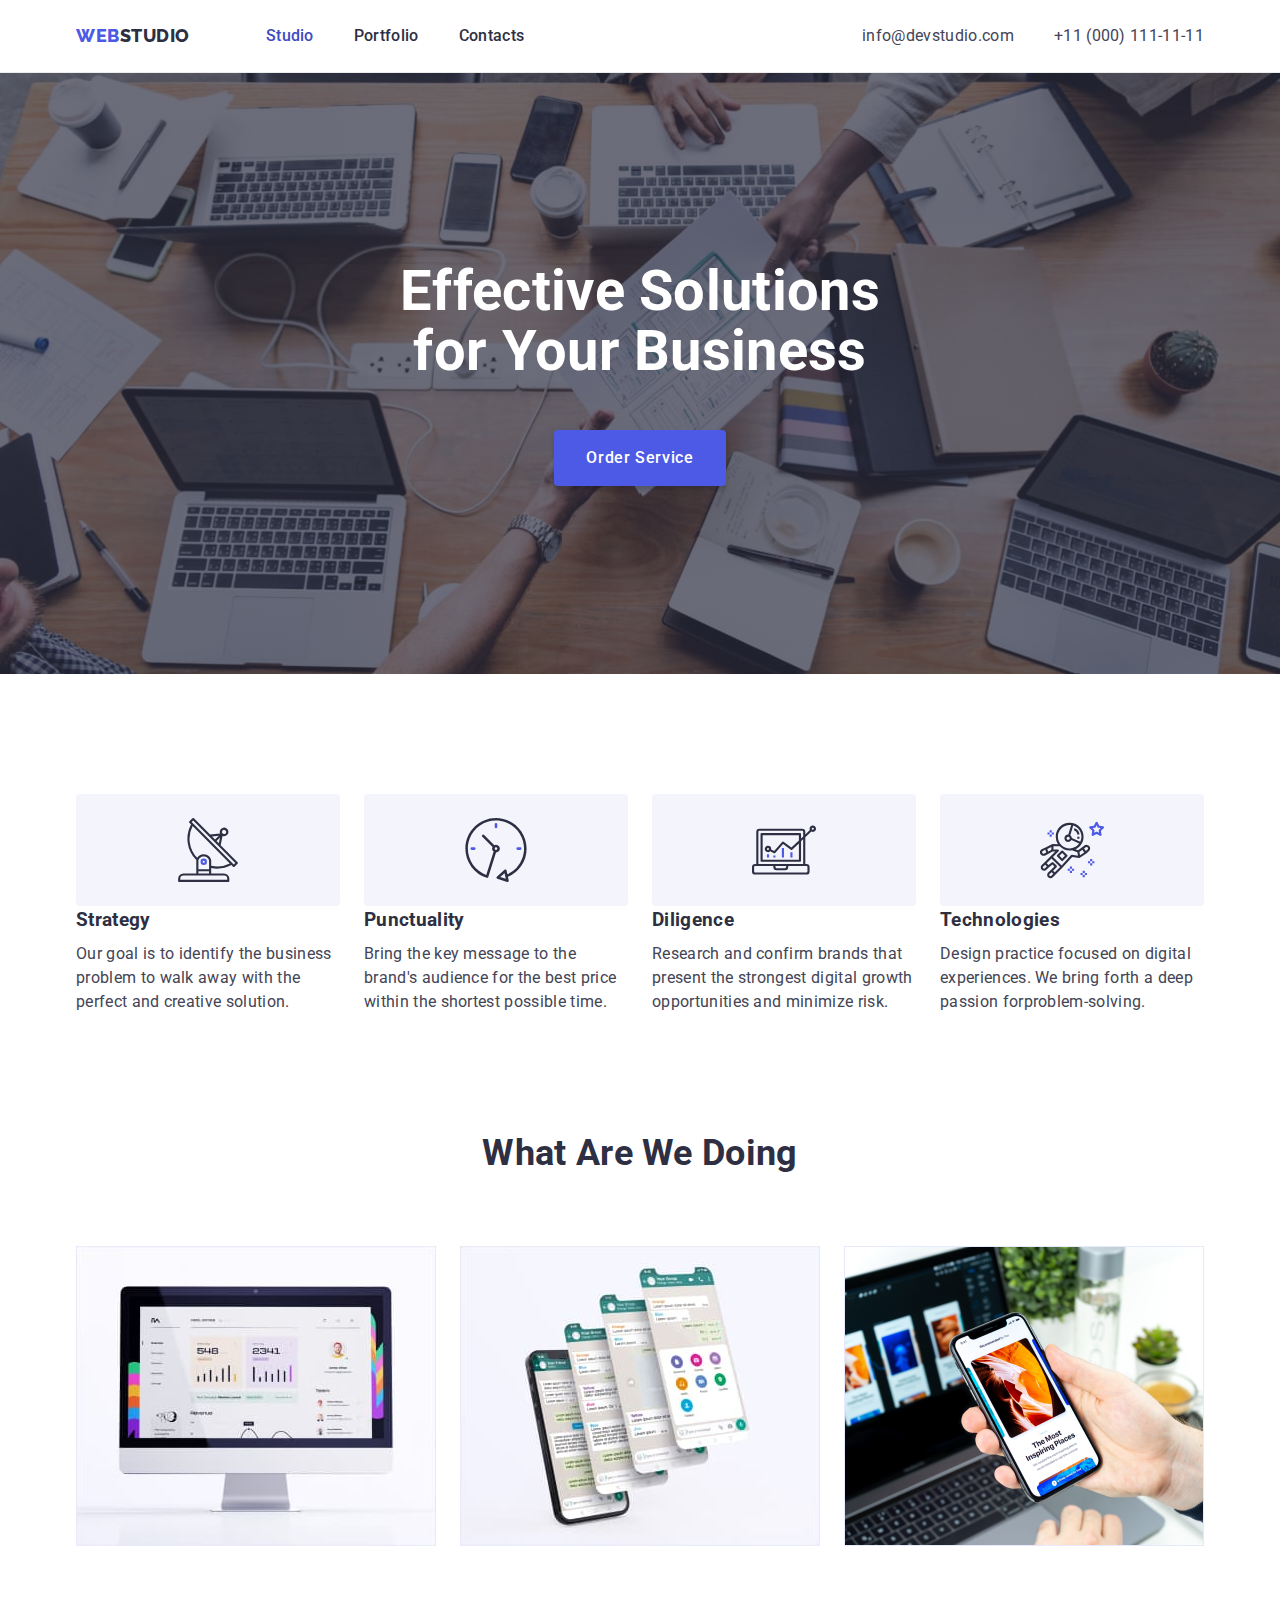
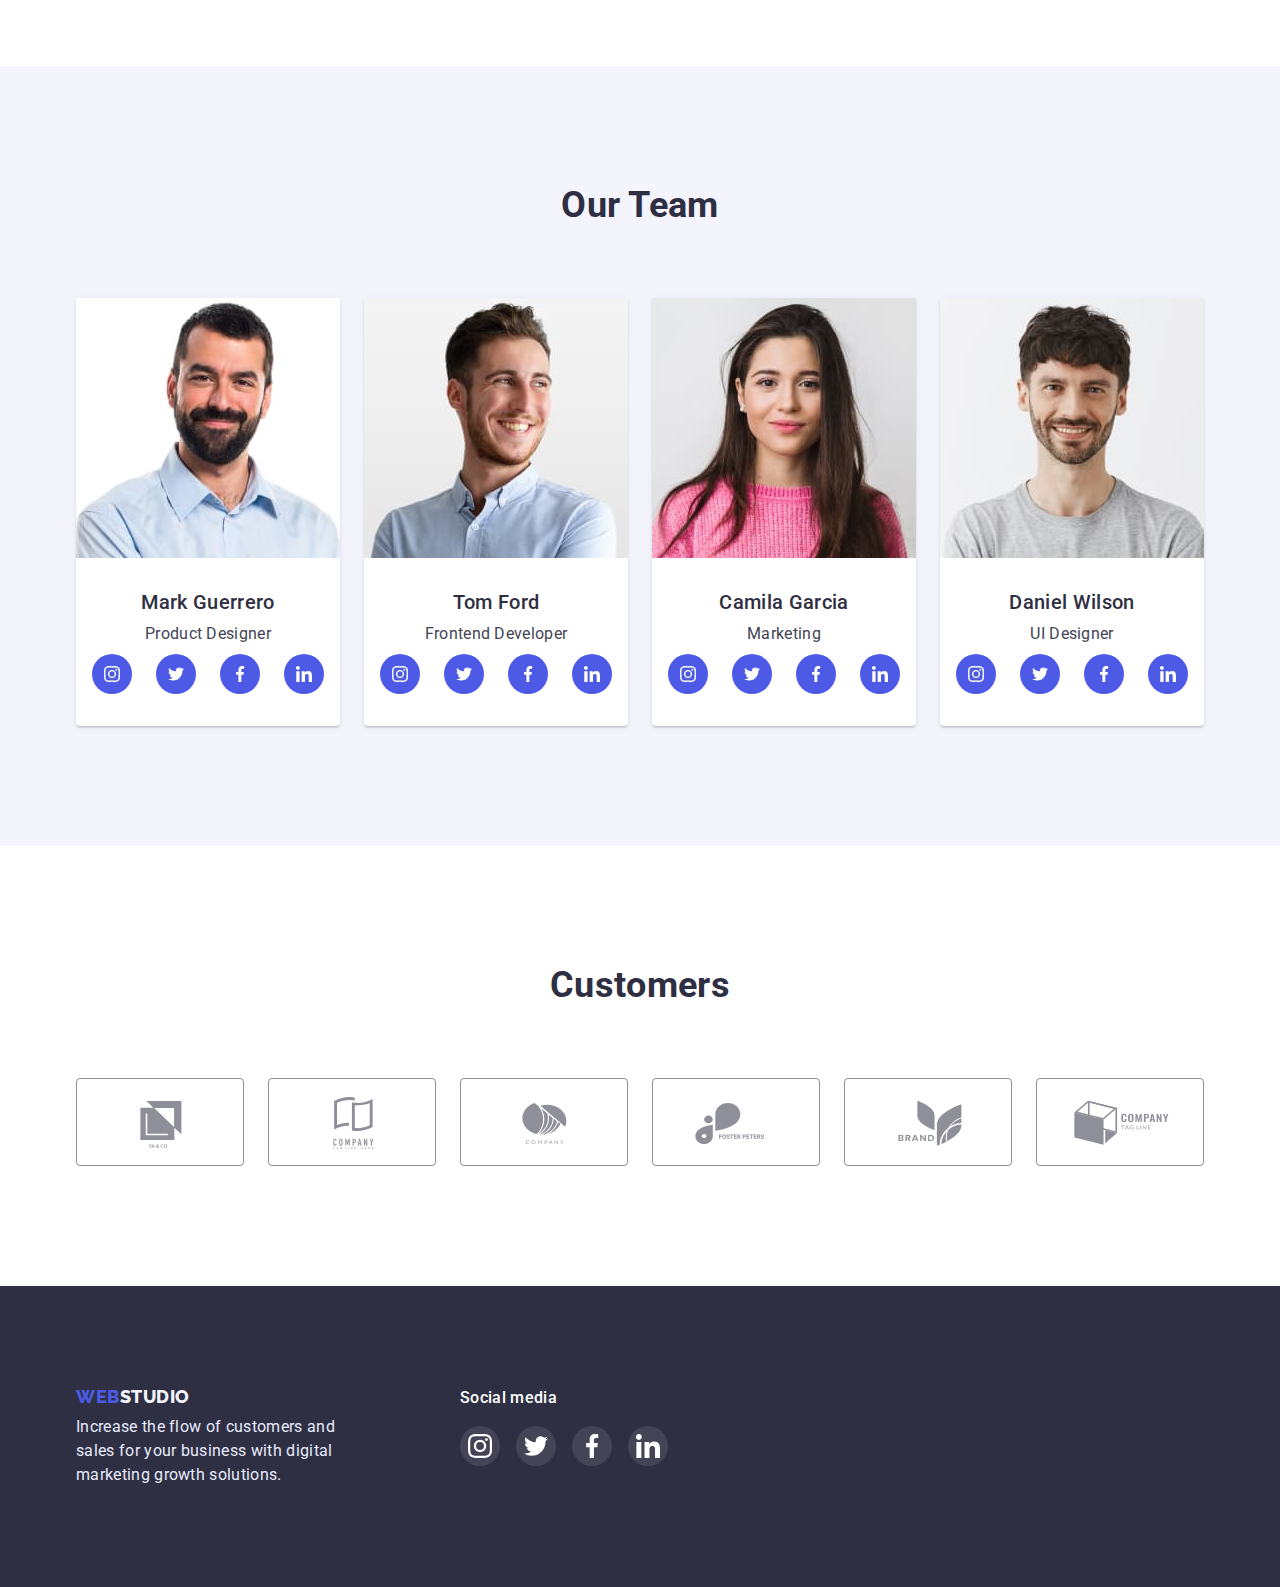
<file: index.html>
<!DOCTYPE html>
<html lang="en">

<head>
    <meta charset="UTF-8">
    <meta http-equiv="X-UA-Compatible" content="IE=edge">
    <meta name="viewport" content="width=device-width, initial-scale=1.0">
    <link rel="preconnect" href="https://fonts.googleapis.com">
    <link rel="preconnect" href="https://fonts.gstatic.com" crossorigin>
    <link
        href="https://fonts.googleapis.com/css2?family=Raleway:wght@800&family=Roboto:wght@400;500;700;900&display=swap"
        rel="stylesheet">
    <link rel="stylesheet" href="https://cdn.jsdelivr.net/npm/modern-normalize@1.1.0/modern-normalize.min.css">
    <link rel="stylesheet" href="./css/styles.css">
    <title>First Homework</title>
</head>

<body>

    <header class="header">
        <div class="container header-container">

            <nav class="navigation">
                <a href="./index.html" class="logo-fontheader header-nav-address"><span
                        class="logo">WEB</span>STUDIO</a>
                <ul class="team-list ">
                    <li class="item"><a href="./index.html"
                            class="nav-links hover-nav header-nav-address current">Studio</a>
                    </li>
                    <li class="item"><a href="./portfolio.html"
                            class="nav-links hover-nav header-nav-address">Portfolio</a></li>
                    <li class="item"><a href="#" class="nav-links hover-nav header-nav-address">Contacts</a></li>
                </ul>
            </nav>

            <address class="address">
                <ul class="address-list">
                    <li class="item">
                        <a href="mailto:info@devstudio.com"
                            class="address-text hover-nav header-nav-address">info@devstudio.com</a>
                    </li>
                    <li class="item">
                        <a href="tel:+11(000)111-11-11" class="address-text hover-nav header-nav-address">+11 (000)
                            111-11-11</a>
                    </li>
                </ul>
            </address>

        </div>
    </header>



    <main>
        <section class="hero">
            <div class="container">
                <h1 class="main-title">Effective Solutions for Your Business</h1>
                <button type="button" class="hero-btn"><span class="first-buttoncolor">Order
                        Service</span></button>
            </div>
        </section>

        <section class="section">
            <div class="container">
                <h2 class="visually-hidden">Our Features</h2>
                <ul class="our-futures-list">
                    <li class="our-futures-item our-features-li">
                        <div class="feature-section">
                            <svg class="color " width="64" height="64">
                                <use href="./img/icon.svg#icon-antenna"></use>
                            </svg>
                        </div>
                        <h3 class="future-title">Strategy</h3>
                        <p class="futures-text">Our goal is to identify the business
                            problem to walk away with the perfect and creative solution.</p>
                    </li>
                    <li class="our-futures-item our-features-li">
                        <div class="feature-section">
                            <svg class="color " width="64" height="64">
                                <use href="./img/icon.svg#icon-clock"></use>
                            </svg>
                        </div>
                        <h3 class="future-title">Punctuality</h3>
                        <p class="futures-text">Bring the key message to the brand's audience for the
                            best price
                            within the
                            shortest possible
                            time.</p>
                    </li>
                    <li class="our-futures-item our-features-li">
                        <div class="feature-section">
                            <svg class="color " width="64" height="64">
                                <use href="./img/icon.svg#icon-diagram"></use>
                            </svg>
                        </div>
                        <h3 class="future-title">Diligence</h3>
                        <p class="futures-text">Research and confirm brands that present the strongest
                            digital
                            growth
                            opportunities and minimize
                            risk.</p>
                    </li>
                    <li class="our-futures-item our-features-li">
                        <div class="feature-section">
                            <svg class="color " width="64" height="64">
                                <use href="./img/icon.svg#icon-astronaut"></use>
                            </svg>
                        </div>
                        <h3 class="future-title">Technologies</h3>
                        <p class="futures-text">Design practice focused on digital experiences. We bring
                            forth a
                            deep
                            passion
                            forproblem-solving.</p>
                    </li>
                </ul>
            </div>
        </section>

        <section class="section our-works-section">
            <div class="container">
                <h2 class="section-title">What are we doing</h2>
                <ul class="our-work">
                    <li class="fotowork"><img src="./img/frame-1.jpg" alt="Monitor screen with table" width="360"></li>
                    <li class="fotowork"><img src="./img/frame-2.jpg" alt="phone with app" width="360"></li>
                    <li class="fotowork"><img src="./img/frame-3.jpg" alt="phone in human hands" width="360"></li>
                </ul>
            </div>
        </section>

        <section class="section our-team-card">
            <div class="container">
                <h2 class="title-our-team">Our Team</h2>
                <ul class="team-card">
                    <li class="foto-card our-team-shadow"><img src="./img/frame-4.jpg" alt="employee Mark Guerrero"
                            width="264">
                        <div class="about-team-card">
                            <h3 class="team-title">Mark Guerrero</h3>
                            <p class="team-text">Product Designer</p>

                            <ul class="socials">
                                <li>
                                    <a href="" class="social-link">
                                        <svg class="color" width="16" height="16">
                                            <use href="./img/icon.svg#icon-instagram"></use>
                                        </svg>
                                    </a>
                                </li>

                                <li>
                                    <a href="" class="social-link">
                                        <svg class="color " width="16" height="16">
                                            <use href="./img/icon.svg#icon-twitter"></use>
                                        </svg>
                                    </a>
                                </li>

                                <li>
                                    <a href="" class="social-link">
                                        <svg class="color " width="16" height="16">
                                            <use href="./img/icon.svg#icon-facebook"></use>
                                        </svg>
                                    </a>
                                </li>

                                <li>
                                    <a href="" class="social-link">
                                        <svg class="color " width="16" height="16">
                                            <use href="./img/icon.svg#icon-linkedin"></use>
                                        </svg>
                                    </a>
                                </li>

                            </ul>
                        </div>
                    </li>
                    <li class="foto-card our-team-shadow "><img src="./img/frame-5.jpg" alt="employee Tom Ford"
                            width="264">
                        <div class="about-team-card">
                            <h3 class="team-title">Tom Ford</h3>
                            <p class="team-text">Frontend Developer</p>
                            <ul class="socials">
                                <li>
                                    <a href="" class="social-link">
                                        <svg class="color " width="16" height="16">
                                            <use href="./img/icon.svg#icon-instagram"></use>
                                        </svg>
                                    </a>
                                </li>

                                <li>
                                    <a href="" class="social-link">
                                        <svg class="color " width="16" height="16">
                                            <use href="./img/icon.svg#icon-twitter"></use>
                                        </svg>
                                    </a>
                                </li>

                                <li>
                                    <a href="" class="social-link">
                                        <svg class="color " width="16" height="16">
                                            <use href="./img/icon.svg#icon-facebook"></use>
                                        </svg>
                                    </a>
                                </li>

                                <li>
                                    <a href="" class="social-link">
                                        <svg class="color " width="16" height="16">
                                            <use href="./img/icon.svg#icon-linkedin"></use>
                                        </svg>
                                    </a>
                                </li>

                            </ul>
                        </div>
                    </li>
                    <li class="foto-card our-team-shadow "><img src="./img/frame-6.jpg" alt="employee Camila Garcia"
                            width="264">
                        <div class="about-team-card">
                            <h3 class="team-title">Camila Garcia</h3>
                            <p class="team-text">Marketing</p>
                            <ul class="socials">
                                <li>
                                    <a href="" class="social-link">
                                        <svg class="color " width="16" height="16">
                                            <use href="./img/icon.svg#icon-instagram"></use>
                                        </svg>
                                    </a>
                                </li>

                                <li>
                                    <a href="" class="social-link">
                                        <svg class="color " width="16" height="16">
                                            <use href="./img/icon.svg#icon-twitter"></use>
                                        </svg>
                                    </a>
                                </li>

                                <li>
                                    <a href="" class="social-link">
                                        <svg class="color " width="16" height="16">
                                            <use href="./img/icon.svg#icon-facebook"></use>
                                        </svg>
                                    </a>
                                </li>

                                <li>
                                    <a href="" class="social-link">
                                        <svg class="color " width="16" height="16">
                                            <use href="./img/icon.svg#icon-linkedin"></use>
                                        </svg>
                                    </a>
                                </li>

                            </ul>
                        </div>
                    </li>
                    <li class="foto-card our-team-shadow "><img src="./img/frame-7.jpg" alt="employee Daniel Wilson"
                            width="264">
                        <div class="about-team-card">
                            <h3 class="team-title">Daniel Wilson</h3>
                            <p class="team-text">UI Designer</p>
                            <ul class="socials">
                                <li>
                                    <a href="" class="social-link">
                                        <svg class="color " width="16" height="16">
                                            <use href="./img/icon.svg#icon-instagram"></use>
                                        </svg>
                                    </a>
                                </li>

                                <li>
                                    <a href="" class="social-link">
                                        <svg class="color " width="16" height="16">
                                            <use href="./img/icon.svg#icon-twitter"></use>
                                        </svg>
                                    </a>
                                </li>

                                <li>
                                    <a href="" class="social-link">
                                        <svg class="color " width="16" height="16">
                                            <use href="./img/icon.svg#icon-facebook"></use>
                                        </svg>
                                    </a>
                                </li>

                                <li>
                                    <a href="" class="social-link">
                                        <svg class="color " width="16" height="16">
                                            <use href="./img/icon.svg#icon-linkedin"></use>
                                        </svg>
                                    </a>
                                </li>

                            </ul>
                        </div>
                    </li>
                </ul>
            </div>
        </section>
    </main>

    <section class="section">
        <div class="container">
            <h2 class="title-our-team">Customers</h2>
            <ul class="company">
                <li class="company-team-list">
                    <a class="company-team" href=""><svg class="customers-color" width="104" height="56">
                            <use href="./img/icon.svg#icon-Logonecked"></use>
                        </svg></a>
                </li>
                <li class="company-team-list">
                    <a class="company-team" href=""><svg class="customers-color" width="104" height="56">
                            <use href="./img/icon.svg#icon-Logofirst"></use>
                        </svg></a>
                </li>
                <li class="company-team-list">
                    <a class="company-team" href=""><svg class="customers-color" width="104" height="56">
                            <use href="./img/icon.svg#icon-Logosecond"></use>
                        </svg></a>
                </li>
                <li class="company-team-list">
                    <a class="company-team" href=""><svg class="customers-color" width="104" height="56">
                            <use href="./img/icon.svg#icon-Logothird"></use>
                        </svg></a>
                </li>
                <li class="company-team-list">
                    <a class="company-team" href=""><svg class="customers-color" width="104" height="56">
                            <use href="./img/icon.svg#icon-Logofourth"></use>
                        </svg></a>
                </li>
                <li class="company-team-list">
                    <a class="company-team" href=""><svg class="customers-color" width="104" height="56">
                            <use href="./img/icon.svg#icon-Logofifth"></use>
                        </svg></a>
                </li>
            </ul>
        </div>
    </section>

    <footer class="footer-container">
        <div class="container footer-container-item">
            <div class="footer-about">
                <a href="./index.html" class="logo-fontfooter footer-body"><span class="logo">WEB</span>STUDIO</a>
                <p class="text-footer">Increase the flow of customers and sales for your business with digital marketing
                    growth solutions.</p>
            </div>
            <div>
                <h3 class="join-tittle">Social media</h3>
                <ul class="social">
                    <li>
                        <a href="" class="social-links">
                            <svg class="color" width="24" height="24">
                                <use href="./img/icon.svg#icon-instagram"></use>
                            </svg>
                        </a>
                    </li>
                    <li>
                        <a href="" class="social-links ">
                            <svg class="color" width="24" height="24">
                                <use href="./img/icon.svg#icon-twitter"></use>
                            </svg>
                        </a>
                    </li>
                    <li>
                        <a href="" class="social-links">
                            <svg class="color" width="24" height="24">
                                <use href="./img/icon.svg#icon-facebook"></use>
                            </svg>
                        </a>
                    </li>
                    <li>
                        <a href="" class="social-links">
                            <svg class="color" width="24" height="24">
                                <use href="./img/icon.svg#icon-linkedin"></use>
                            </svg>
                        </a>
                    </li>
                </ul>
            </div>
        </div>
    </footer>

</body>

</html>
</file>
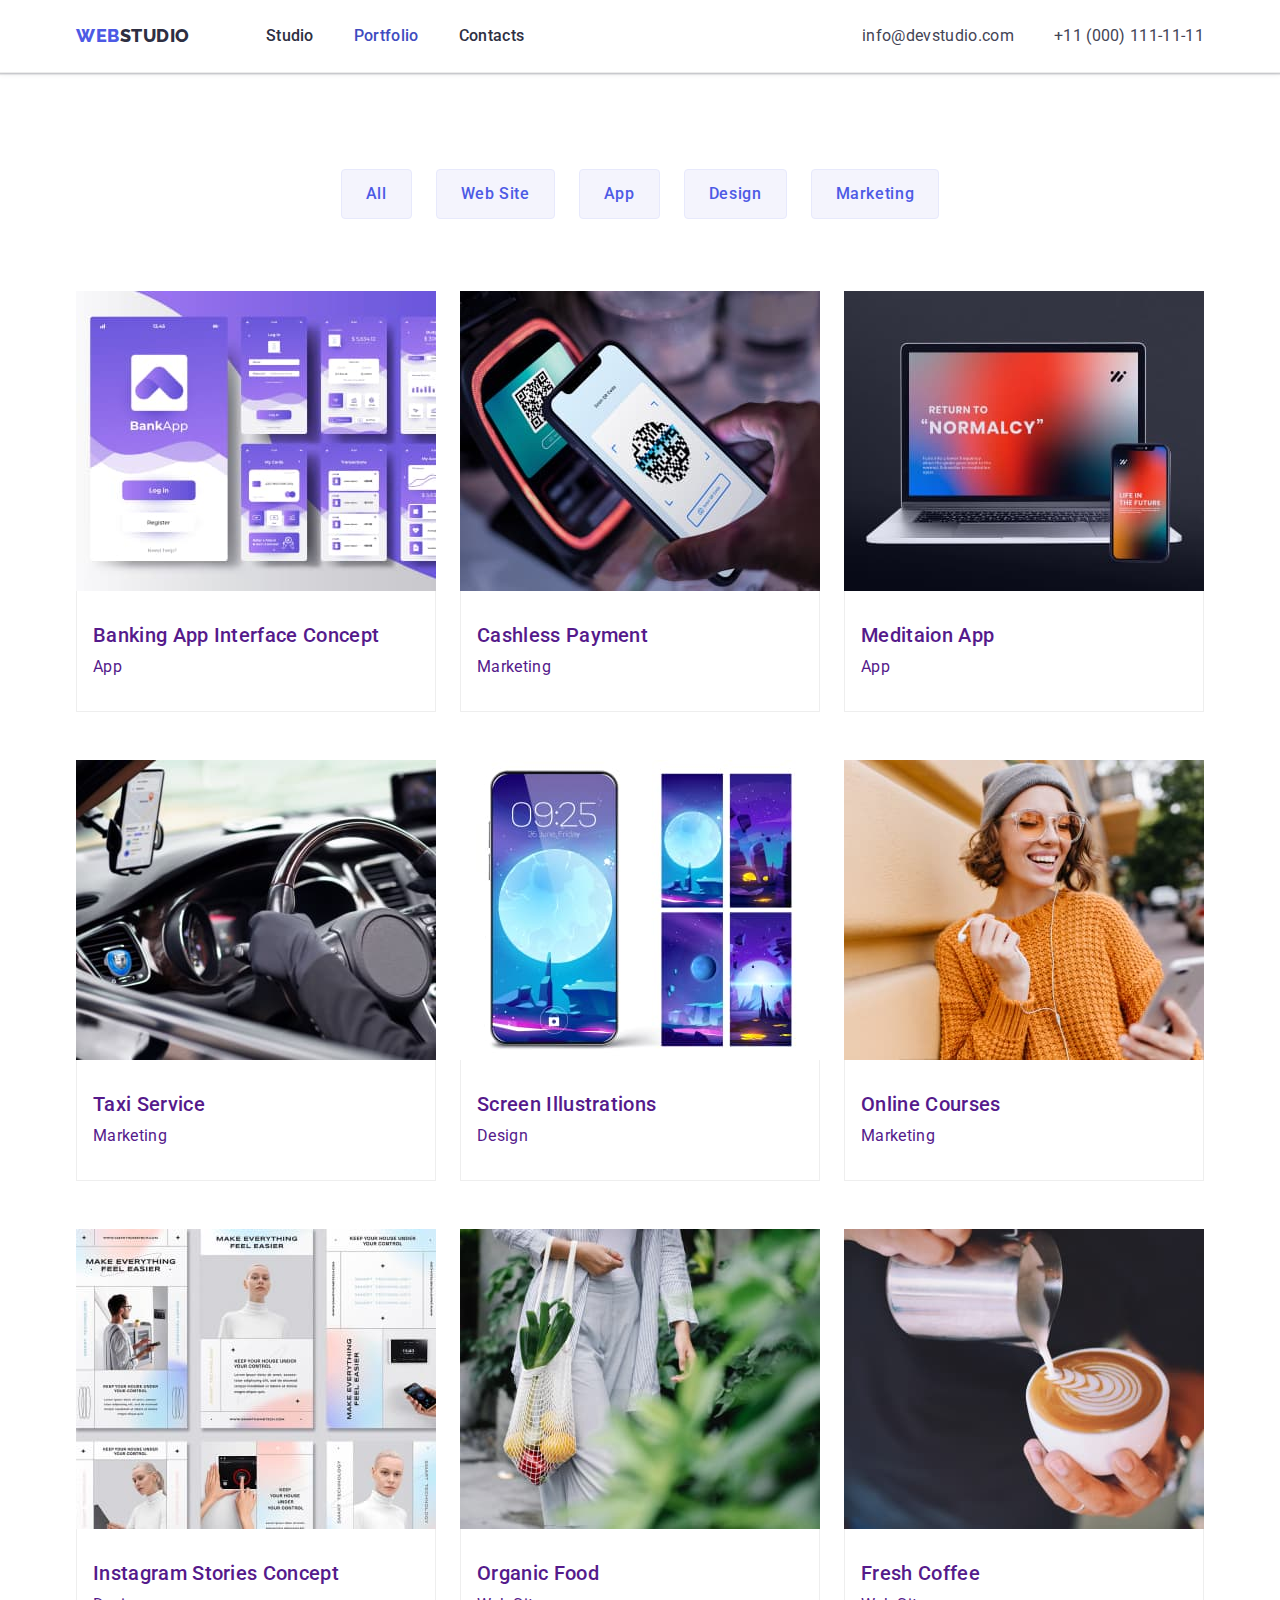
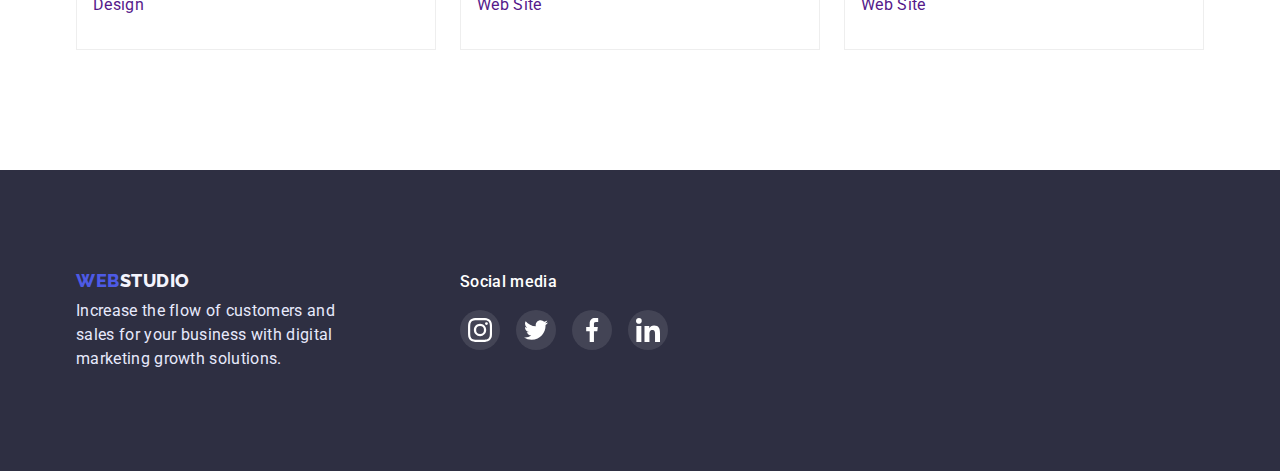
<file: portfolio.html>
<!DOCTYPE html>
<html lang="en">

<head>
    <meta charset="UTF-8">
    <meta http-equiv="X-UA-Compatible" content="IE=edge">
    <meta name="viewport" content="width=device-width, initial-scale=1.0">
    <link rel="preconnect" href="https://fonts.googleapis.com">
    <link rel="preconnect" href="https://fonts.gstatic.com" crossorigin>
    <link
        href="https://fonts.googleapis.com/css2?family=Raleway:wght@800&family=Roboto:wght@400;500;700;900&display=swap"
        rel="stylesheet">
    <link rel="stylesheet" href="https://cdn.jsdelivr.net/npm/modern-normalize@1.1.0/modern-normalize.min.css">
    <link rel="stylesheet" href="./css/styles.css">
    <title>Second Homework</title>
</head>

<body>
    <header class="header">
        <div class="container header-container">

            <nav class="navigation">
                <a href="./index.html" class="logo-fontheader header-nav-address"><span
                        class="logo">WEB</span>STUDIO</a>
                <ul class="team-list ">
                    <li class="item"><a href="./index.html" class="nav-links hover-nav header-nav-address">Studio</a>
                    </li>
                    <li class="item"><a href="./portfolio.html"
                            class="nav-links hover-nav header-nav-address current">Portfolio</a>
                    </li>
                    <li class="item"><a href="#" class="nav-links hover-nav header-nav-address">Contacts</a></li>
                </ul>
            </nav>

            <address class="address">
                <ul class="address-list">
                    <li class="item">
                        <a href="mailto:info@devstudio.com"
                            class="address-text hover-nav header-nav-address">info@devstudio.com</a>
                    </li>
                    <li class="item">
                        <a href="tel:+11(000)111-11-11" class="address-text hover-nav header-nav-address">+11 (000)
                            111-11-11</a>
                    </li>
                </ul>
            </address>

        </div>
    </header>

    <main>
        <section class="section-button">
            <div class="container">
                <h1 class="visually-hidden">Our work</h1>

                <ul class="team-lists button">
                    <li class="buttons"><button type="button"
                            class="button-secondpage hover-secondpage buttonslast">All</button>
                    </li>
                    <li class="buttons"><button type="button" class="button-secondpage hover-secondpage buttonslast">Web
                            Site</button></li>
                    <li class="buttons"><button type="button"
                            class="button-secondpage hover-secondpage buttonslast">App</button>
                    </li>
                    <li class="buttons"><button type="button"
                            class="button-secondpage hover-secondpage buttonslast">Design</button>
                    </li>
                    <li class="buttons"><button type="button"
                            class="button-secondpage hover-secondpage buttonslast">Marketing</button></li>
                </ul>

                <ul class="projects-list">

                    <li>
                        <a href="" class="project-item">
                            <img src="./img/frame-8.jpg" alt="Banking App Interface Concept" width="360">
                            <div class="project-content">
                                <h2 class="title-progect">Banking App Interface Concept</h2>
                                <p class="section-text">App</p>
                            </div>
                        </a>

                    </li>
                    <li>
                        <a href="" class="project-item">
                            <img src="./img/frame-9.jpg" alt="Cashless Payment" width="360">
                            <div class="project-content">
                                <h2 class="title-progect">Cashless Payment</h2>
                                <p class="section-text">Marketing</p>
                            </div>
                        </a>
                    </li>
                    <li>
                        <a href="" class="project-item">
                            <img src="./img/frame-10.jpg" alt="Meditaion App" width="360">
                            <div class="project-content">
                                <h2 class="title-progect">Meditaion App</h2>
                                <p class="section-text">App</p>
                            </div>
                        </a>
                    </li>
                    <li>
                        <a href="" class="project-item">
                            <img src="./img/frame-11.jpg" alt="Taxi Service" width="360">
                            <div class="project-content">
                                <h2 class="title-progect">Taxi Service</h2>
                                <p class="section-text">Marketing</p>
                            </div>
                        </a>
                    </li>
                    <li>
                        <a href="" class="project-item">
                            <img src="./img/frame-12.jpg" alt="Screen Illustrations" width="360">
                            <div class="project-content">
                                <h2 class="title-progect">Screen Illustrations</h2>
                                <p class="section-text">Design</p>
                            </div>
                        </a>
                    </li>
                    <li>
                        <a href="" class="project-item">
                            <img src="./img/frame-13.jpg" alt="Online Courses" width="360">
                            <div class="project-content">
                                <h2 class="title-progect">Online Courses</h2>
                                <p class="section-text">Marketing</p>
                            </div>
                        </a>
                    </li>
                    <li>
                        <a href="" class="project-item">
                            <img src="./img/frame-14.jpg" alt="Instagram Stories Concept" width="360">
                            <div class="project-content">
                                <h2 class="title-progect">Instagram Stories Concept</h2>
                                <p class="section-text">Design</p>
                            </div>
                        </a>
                    </li>
                    <li>
                        <a href="" class="project-item">
                            <img src="./img/frame-15.jpg" alt="Organic Food" width="360">
                            <div class="project-content">
                                <h2 class="title-progect">Organic Food</h2>
                                <p class="section-text">Web Site</p>
                            </div>
                        </a>
                    </li>
                    <li>
                        <a href="" class="project-item">
                            <img src="./img/frame-16.jpg" alt="Fresh Coffee" width="360">
                            <div class="project-content">
                                <h2 class="title-progect">Fresh Coffee</h2>
                                <p class="section-text">Web Site</p>
                            </div>
                        </a>
                    </li>
                </ul>
            </div>
        </section>

    </main>

    <footer class="footer-container">
        <div class="container footer-container-item">
            <div class="footer-about">
                <a href="./index.html" class="logo-fontfooter footer-body"><span class="logo">WEB</span>STUDIO</a>
                <p class="text-footer">Increase the flow of customers and sales for your business with digital marketing
                    growth solutions.</p>
            </div>
            <div>
                <h3 class="join-tittle">Social media</h3>
                <ul class="social">
                    <li>
                        <a href="" class="social-links">
                            <svg class="color" width="24" height="24">
                                <use href="./img/icon.svg#icon-instagram"></use>
                            </svg>
                        </a>
                    </li>
                    <li>
                        <a href="" class="social-links ">
                            <svg class="color" width="24" height="24">
                                <use href="./img/icon.svg#icon-twitter"></use>
                            </svg>
                        </a>
                    </li>
                    <li>
                        <a href="" class="social-links">
                            <svg class="color" width="24" height="24">
                                <use href="./img/icon.svg#icon-facebook"></use>
                            </svg>
                        </a>
                    </li>
                    <li>
                        <a href="" class="social-links">
                            <svg class="color" width="24" height="24">
                                <use href="./img/icon.svg#icon-linkedin"></use>
                            </svg>
                        </a>
                    </li>
                </ul>
            </div>
        </div>
    </footer>

</body>

</html>
</file>
<file: css/styles.css>
:root {
  --background-color: rgb(255, 255, 255);
  --color-texth: rgb(46, 47, 66);
  --color-textp: rgb(67, 68, 85);
  --color-textpheader: rgb(231, 233, 252);
  --color-textlogoheader: rgb(244, 244, 253);
  --color-buttonlogo: rgb(77, 90, 229);
  --color-hover: rgb(64, 75, 191);
  /* --margin-card: 24px; */
}
body {
  background-color: var(--background-color);
  font-family: "Roboto", sans-serif;
  font-size: 16px;
  line-height: 1.5;
  letter-spacing: 0.02em;
  color: var(--color-texth);
}
.container {
  width: 1158px;
  padding-left: 15px;
  padding-right: 15px;
  margin-left: auto;
  margin-right: auto;
}

img {
  display: block;
  max-width: 100%;
  height: auto;
}

h1,
h2,
h3,
h4,
h5,
h6,
p {
  margin: 0;
  padding: 0;
}

ul,
ol {
  margin-top: 0;
  margin-bottom: 0;
  padding-left: 0;
}
li {
  list-style: none;
}
a {
  text-decoration: none;
}
/* =====HEADER===== */

.logo {
  color: var(--color-buttonlogo);
}

.nav-links {
  color: var(--color-texth);
  font-weight: 500;
}

.team-text {
  color: var(--color-textp);
  font-style: normal;
  text-align: center;
}

.address-text {
  color: var(--color-textp);
  font-style: normal;
}

.futures-text {
  color: var(--color-textp);
  font-style: normal;
}

.logo-fontheader {
  font-family: "Raleway", sans-serif;
  font-style: normal;
  font-weight: 800;
  font-size: 18px;
  line-height: 1.33;
  letter-spacing: 0.03em;
  text-transform: uppercase;
  color: var(--color-texth);
}
.hover-nav:hover,
.hover-nav:focus {
  color: var(--color-hover);
}

/* =====HEADER===== */

/* =====MAIN===== */
.hover-secondpage:hover,
.hover-secondpage:focus {
  background: var(--color-hover);
  box-shadow: 0px 3px 1px rgba(0, 0, 0, 0.1), 0px 2px 1px rgba(0, 0, 0, 0.08),
    0px 2px 2px rgba(0, 0, 0, 0.12);
  border-radius: 4px;
  color: var(--background-color);
  border-color: transparent;
}

.visually-hidden {
  position: absolute;
  width: 1px;
  height: 1px;
  margin: -1px;
  border: 0;
  padding: 0;

  white-space: nowrap;
  clip-path: inset(100%);
  clip: rect(0 0 0 0);
  overflow: hidden;
}

.main-title {
  font-size: 56px;
  line-height: 1.08;
  color: var(--background-color);
  max-width: 496px;
  margin-left: auto;
  margin-right: auto;
  margin-bottom: 48px;
}

.hero {
  background-color: var(--color-texth);
  padding: 188px 0;
  max-width: 1440px;
  margin-left: auto;
  margin-right: auto;
  text-align: center;
  background-image: linear-gradient(
      rgba(46, 47, 66, 0.7),
      rgba(46, 47, 66, 0.7)
    ),
    url(../img/office.jpg);
  background-repeat: no-repeat;
  background-position: center;
  background-size: cover;
}

.section {
  padding-top: 120px;
  padding-bottom: 120px;
}

.hero-btn {
  background-color: var(--color-buttonlogo);
  box-shadow: 0px 4px 4px rgba(0, 0, 0, 0.15);
  border-radius: 4px;
  padding: 16px 32px;
  border: none;
  cursor: pointer;
}
.hero-btn:hover,
.hero-btn:focus {
  background: var(--color-hover);
  box-shadow: 0px 4px 4px rgba(0, 0, 0, 0.15);
  border-radius: 4px;
}
.first-buttoncolor {
  font-family: "Roboto", sans-serif;
  font-style: normal;
  font-weight: 500;
  font-size: 16px;
  line-height: 24px;
  letter-spacing: 0.04em;
  color: var(--background-color);
}

.button-secondpage {
  color: var(--color-buttonlogo);
  font-family: "Roboto";
  font-style: normal;
  font-weight: 500;
  font-size: 16px;
  line-height: 1.5;
  display: flex;
  align-items: center;
  text-align: center;
  letter-spacing: 0.04em;
  background: #f4f4fd;
  border: 1px solid #e7e9fc;
  border-radius: 4px;
  flex: none;
  order: 1;
  flex-grow: 0;
  cursor: pointer;
}

.second-button .future-title {
  font-weight: 500;
  font-size: 20px;
  line-height: 1.2;
  padding-bottom: 8px;
}

.section-title {
  font-size: 36px;
  line-height: 1.11;
  text-transform: capitalize;
}
.title-our-team {
  font-size: 36px;
  line-height: 1.11;
  text-transform: capitalize;
  text-align: center;
  margin-bottom: 72px;
}

.team-title {
  font-weight: 500;
  font-size: 20px;
  line-height: 1.2;
  text-align: center;
  margin-bottom: 8px;
}
.title-progect {
  font-weight: 500;
  font-size: 20px;
  line-height: 1.2;
  padding-top: 32px;
  padding-left: 16px;
  padding-bottom: 8px;
}

/* =====MAIN===== */

/* =====FOOTER===== */

.footer-container {
  background-color: var(--color-texth);
  padding-top: 100px;
  padding-bottom: 100px;
}

.text-footer {
  color: var(--color-textpheader);
}

.logo-fontfooter {
  font-family: "Raleway", sans-serif;
  font-style: normal;
  font-weight: 800;
  font-size: 18px;
  line-height: 21px;
  display: flex;
  align-items: center;
  letter-spacing: 0.03em;
  text-transform: uppercase;
  color: var(--color-textlogoheader);
}
/* =====FOOTER===== */

.header-container {
  display: flex;
}
.navigation {
  display: flex;
}

.address-list {
  display: flex;
}
.address {
  margin-left: auto;
}

.team-list {
  display: flex;
  margin-left: 76px;
}
.team-lists {
  display: flex;
  justify-content: center;
}

.item:not(:last-child) {
  margin-right: 40px;
}

.header {
  border-bottom: 1px solid #ececec;
  box-shadow: 0px 2px 1px rgba(46, 47, 66, 0.08),
    0px 1px 1px rgba(46, 47, 66, 0.16), 0px 1px 6px rgba(46, 47, 66, 0.08);
}
.our-futures-list {
  display: flex;
}
.our-futures-item:not(:last-child) {
  margin-right: 24px;
}

.future-title {
  margin-bottom: 8px;
}
.our-work {
  display: flex;
}
.section-title {
  text-align: center;
  padding-bottom: 72px;
}
.fotowork:not(:last-child) {
  margin-right: 24px;
}
.team-card {
  display: flex;
}

.foto-card:not(:last-child) {
  margin-right: 24px;
}
.foto-card {
  background-color: #ffffff;
}

.text-footer {
  width: 264px;
  margin-top: 8px;
}

.buttons:not(:last-child) {
  margin-right: 24px;
}
.buttonslast {
  padding: 12px 24px;
}

.projects-list {
  display: flex;
  flex-wrap: wrap;
  margin-bottom: 120px;
  row-gap: 48px;
  column-gap: 24px;
}

.project-content {
  border: 1px solid #eeeeee;
  border-top: none;
  /* #e7e9fc; */
}
.project-item {
  /* margin-left: var(--margin-card); */
  /* flex-basis: calc(100% / 3 - var(--margin-card)); */
  min-width: 360px;
}

.section-text {
  padding-bottom: 32px;
  padding-left: 16px;
}

.header-nav-address {
  display: block;
  padding-top: 24px;
  padding-bottom: 24px;
}
.current {
  color: #404bbf;
}
.our-features-li {
  width: 264px;
}
.our-team-card {
  background-color: var(--color-textlogoheader);
}

.our-works-section {
  padding-top: 0;
}

.our-team-shadow {
  box-shadow: 0px 1px 6px rgba(46, 47, 66, 0.08),
    0px 1px 1px rgba(46, 47, 66, 0.16), 0px 2px 1px rgba(46, 47, 66, 0.08);
  border-radius: 0px 0px 4px 4px;
}
.about-team-card {
  padding: 32px 16px;
}

.button {
  margin-bottom: 72px;
}
.section-button {
  padding-top: 96px;
}

/* ------dz-------- 4 */
.socials {
  display: flex;
  justify-content: center;
  gap: 24px;
  margin-top: 8px;
}
.social-link {
  display: flex;
  width: 40px;
  height: 40px;
  background-color: #4d5ae5;
  border-radius: 50%;
  align-items: center;
  justify-content: center;
}

.footer-container-item {
  display: flex;
}
.join-tittle {
  font-weight: 500;
  font-size: 16px;
  line-height: 1.5;
  color: #ffffff;
  margin-bottom: 16px;
}
.footer-about {
  margin-right: 120px;
}

.social {
  display: flex;
  justify-content: center;
  gap: 16px;
  margin-top: 16px;
}

.social-links {
  display: flex;
  width: 40px;
  height: 40px;
  align-items: center;
  justify-content: center;
  background-color: rgba(255, 255, 255, 0.1);
  border-radius: 50%;
}
.color {
  fill: #ffffff;
}
.feature-section {
  display: flex;
  justify-content: center;
  align-items: center;
  height: 112px;
  background: #f4f4fd;
  border-radius: 4px;
  /* margin-bottom: 8px; */
}

.tittle-local {
  margin-bottom: 72px;
}
.company {
  display: flex;
  justify-content: center;
  gap: 24px;
}

.company-team-list {
  width: 168px;
  height: 88px;
}
.company-team {
  display: flex;
  height: 100%;
  align-items: center;
  justify-content: center;
  border: 1px solid #8e8f99;
  border-radius: 4px;
  outline: transparent;
}
.customers-color {
  fill: #8e8f99;
}

.company-team:hover svg,
.company-team:focus svg {
  fill: #404bbf;
}

.company-team:hover,
.company-team:focus {
  border: 1px solid #404bbf;
}

.social-link:hover,
.social-link:focus {
  background-color: #404bbf;
}

.social-links:hover,
.social-links:focus {
  background: #31d0aa;
}
.project-item:hover,
.project-item:focus {
  display: block;
  outline: transparent;
  box-shadow: 0px 1px 6px rgba(46, 47, 66, 0.08),
    0px 1px 1px rgba(46, 47, 66, 0.16), 0px 2px 1px rgba(46, 47, 66, 0.08);
}

/* ------dz 4 -------*/
</file>
